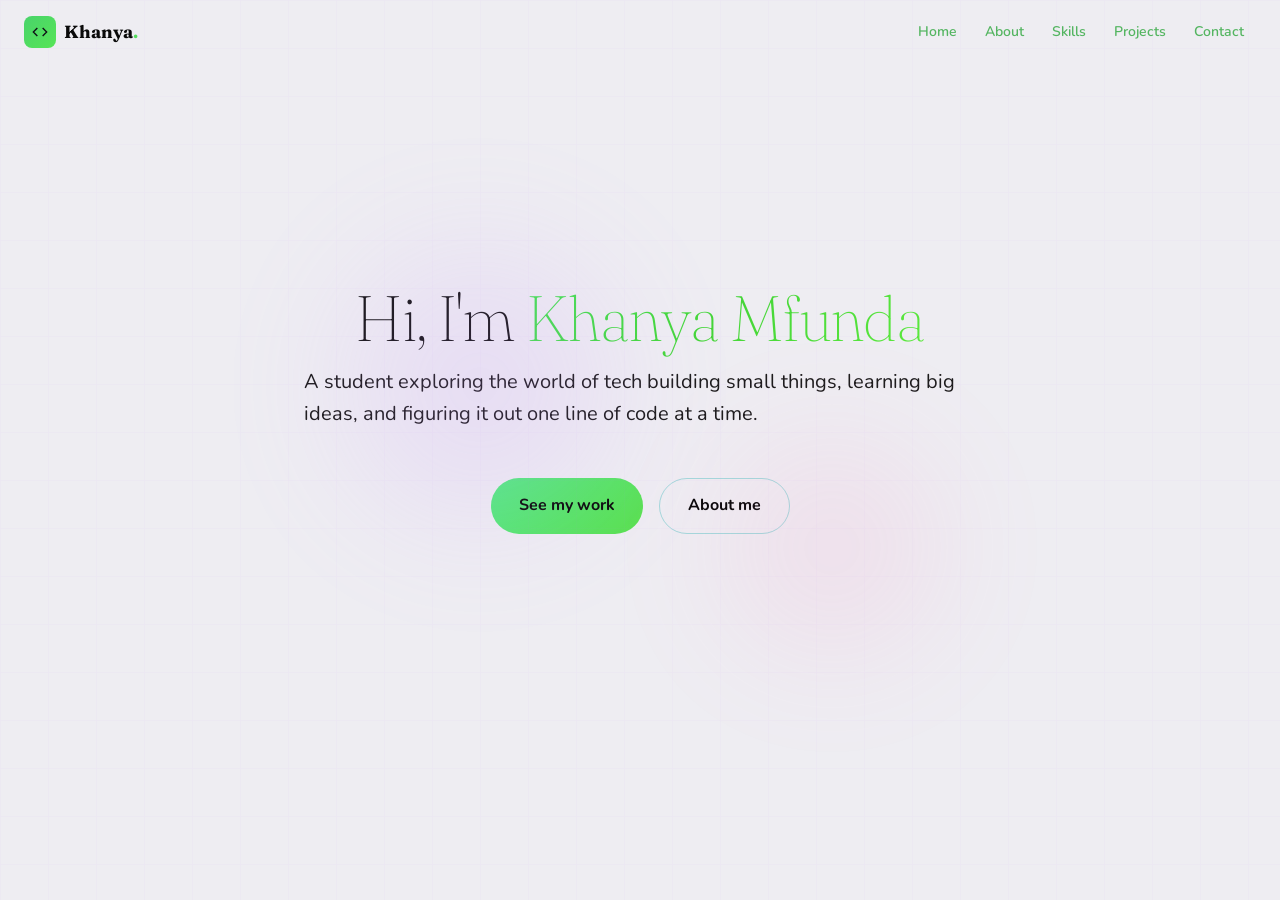
<file: index.html>
<!DOCTYPE html>
<html lang="en">
<head>
    <meta charset="UTF-8">
    <meta name="viewport" content="width=device-width, initial-scale=1.0">
    <title>Khanya Mfunda - Portfolio</title>
    <link rel="stylesheet" href="portfoliostyle.css">
    <link rel="preconnect" href="https://fonts.googleapis.com">
    <link rel="preconnect" href="https://fonts.gstatic.com" crossorigin>
    <link href="https://fonts.googleapis.com/css2?family=Fraunces:wght@700;900&family=Nunito:wght@400;600;700;800&family=DM+Mono:wght@400;700&display=swap" rel="stylesheet">
</head>
<body>
    <!-- Navigation -->
    <header class="navbar"  style="position: fixed; top: 0; left: 0; right: 0; z-index: 9999;">
        <nav class="nav-container">
            <a href="#" class="logo">
                <div class="logo-icon">
                    <svg width="16" height="16" viewBox="0 0 24 24" fill="none" stroke="currentColor" stroke-width="2">
                        <polyline points="16 18 22 12 16 6"></polyline>
                        <polyline points="8 6 2 12 8 18"></polyline>
                    </svg>
                </div>
                <span class="logo-text">Khanya<span class="logo-dot">.</span></span>
            </a>
            <div class="nav-links">
                <a href="index.html">Home</a>
                <a href="about.html">About</a>
                <a href="skills.html">Skills</a>
                <a href="projects.html">Projects</a>
                <a href="contact.html">Contact</a>
            </div>
        </nav>
    </header>

        <!-- Hero Section -->
        <section class="hero-section">
            <div class="bg-grid"></div>
            <div class="glow-blob glow-blob-1"></div>
            <div class="glow-blob glow-blob-2"></div>

            <div class="hero-content">
               
                </div>
                <h1 class="hero-title">
                    Hi, I'm <span class="gradient-text">Khanya Mfunda</span>
                </h1>
                <p class="hero-subtitle">
                    A student exploring the world of tech building small things, learning big ideas, and figuring it out one line of code at a time.
                </p>
                <div class="hero-ctas">
                    <a href="projects.html" class="btn-gradient">See my work</a>
                    <a href="about.html" class="btn-outline">About me</a>
                </div>    
            </div>
        </section>

        <div class="divider divider-purple"></div>
      </body>
</file>
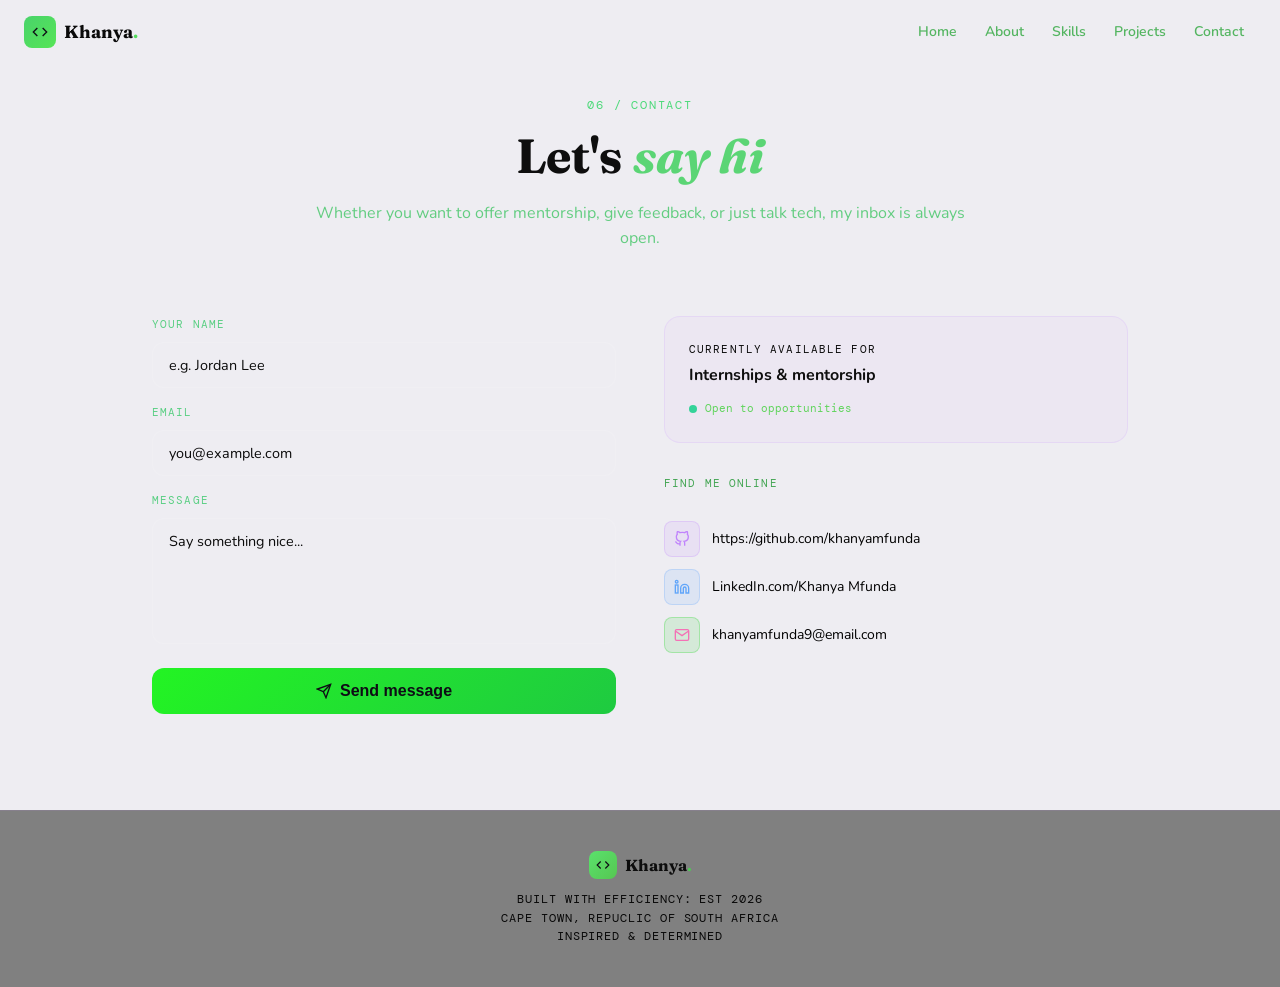
<file: contact.html>
<!DOCTYPE html>
<html lang="en">
<head>
  <meta charset="UTF-8">
  <meta name="viewport" content="width=device-width, initial-scale=1.0">
  <title>Contact</title>
  <link rel="stylesheet" href="portfoliostyle.css">
    <link rel="preconnect" href="https://fonts.googleapis.com">
    <link rel="preconnect" href="https://fonts.gstatic.com" crossorigin>
    <link href="https://fonts.googleapis.com/css2?family=Fraunces:wght@700;900&family=Nunito:wght@400;600;700;800&family=DM+Mono:wght@400;700&display=swap" rel="stylesheet">
</head>
<body>
    <!-- Navigation -->
    <header class="navbar"  style="position: fixed; top: 0; left: 0; right: 0; z-index: 9999;">
        <nav class="nav-container">
            <a href="#" class="logo">
                <div class="logo-icon">
                    <svg width="16" height="16" viewBox="0 0 24 24" fill="none" stroke="currentColor" stroke-width="2">
                        <polyline points="16 18 22 12 16 6"></polyline>
                        <polyline points="8 6 2 12 8 18"></polyline>
                    </svg>
                </div>
                <span class="logo-text">Khanya<span class="logo-dot">.</span></span>
            </a>
            <div class="nav-links">
                <a href="index.html">Home</a>
                <a href="about.html">About</a>
                <a href="skills.html">Skills</a>
                <a href="projects.html">Projects</a>
                <a href="contact.html">Contact</a>
            </div>
        </nav>
    </header>

  <!-- Contact Section -->
        <section id="contact" class="contact-section">
            <div class="section-header">
                <p class="section-label">06 / CONTACT</p>
                <h2 class="section-title">Let's <span class="italic-pink">say hi</span></h2>
                <p class="section-description">Whether you want to offer mentorship, give feedback, or just talk tech, my inbox is always open.</p>
            </div>

            <div class="contact-container">
                <form class="contact-form">
                    <div class="form-group">
                        <label>YOUR NAME</label>
                        <input type="text" placeholder="e.g. Jordan Lee" required>
                    </div>
                    <div class="form-group">
                        <label>EMAIL</label>
                        <input type="email" placeholder="you@example.com" required>
                    </div>
                    <div class="form-group">
                        <label>MESSAGE</label>
                        <textarea rows="5" placeholder="Say something nice..." required></textarea>
                    </div>
                    <button type="submit" class="btn-submit">
                        <svg width="16" height="16" viewBox="0 0 24 24" fill="none" stroke="currentColor" stroke-width="2">
                            <line x1="22" y1="2" x2="11" y2="13"></line>
                            <polygon points="22 2 15 22 11 13 2 9 22 2"></polygon>
                        </svg>
                        Send message
                    </button>
                </form>

                <div class="contact-info">
                    <div class="contact-box">
                        <p class="contact-box-label">CURRENTLY AVAILABLE FOR</p>
                        <p class="contact-box-text">Internships & mentorship</p>
                        <div class="status-indicator">
                            <div class="status-dot"></div>
                            <span>Open to opportunities</span>
                        </div>
                    </div>

                    <div class="social-links">
                        <p class="social-label">FIND ME ONLINE</p>
                        <a href="https://github.com/khanyamfunda" class="social-link">
                            <div class="social-icon" style="background: #c084fc20; border: 1px solid #c084fc40;">
                                <svg width="16" height="16" viewBox="0 0 24 24" fill="none" stroke="#c084fc" stroke-width="2">
                                    <path d="M9 19c-5 1.5-5-2.5-7-3m14 6v-3.87a3.37 3.37 0 0 0-.94-2.61c3.14-.35 6.44-1.54 6.44-7A5.44 5.44 0 0 0 20 4.77 5.07 5.07 0 0 0 19.91 1S18.73.65 16 2.48a13.38 13.38 0 0 0-7 0C6.27.65 5.09 1 5.09 1A5.07 5.07 0 0 0 5 4.77a5.44 5.44 0 0 0-1.5 3.78c0 5.42 3.3 6.61 6.44 7A3.37 3.37 0 0 0 9 18.13V22"></path>
                                </svg>
                            </div>
                            <span>https://github.com/khanyamfunda</span>
                        </a>
                        <a href="https://www.linkedin.com/in/khanya-mfunda-1887bb413" class="social-link">
                            <div class="social-icon" style="background: #60a5fa20; border: 1px solid #60a5fa40;">
                                <svg width="16" height="16" viewBox="0 0 24 24" fill="none" stroke="#60a5fa" stroke-width="2">
                                    <path d="M16 8a6 6 0 0 1 6 6v7h-4v-7a2 2 0 0 0-2-2 2 2 0 0 0-2 2v7h-4v-7a6 6 0 0 1 6-6z"></path>
                                    <rect x="2" y="9" width="4" height="12"></rect>
                                    <circle cx="4" cy="4" r="2"></circle>
                                </svg>
                            </div>
                            <span>LinkedIn.com/Khanya Mfunda</span>
                        </a>
                        
                        </a>
                        <a href="khanyamfunda9@gmail.com" class="social-link">
                            <div class="social-icon" style="background: #22cf2720; border: 1px solid #10d21040;">
                                <svg width="16" height="16" viewBox="0 0 24 24" fill="none" stroke="#f472b6" stroke-width="2">
                                    <path d="M4 4h16c1.1 0 2 .9 2 2v12c0 1.1-.9 2-2 2H4c-1.1 0-2-.9-2-2V6c0-1.1.9-2 2-2z"></path>
                                    <polyline points="22,6 12,13 2,6"></polyline>
                                </svg>
                            </div>
                            <span>khanyamfunda9@email.com</span>
                        </a>
                    </div>
                </div>
            </div>
        </section>
    </main>

    <!-- Footer -->
    <footer class="footer">
        <div class="footer-logo">
            <div class="footer-icon">
                <svg width="14" height="14" viewBox="0 0 24 24" fill="none" stroke="currentColor" stroke-width="2">
                    <polyline points="16 18 22 12 16 6"></polyline>
                    <polyline points="8 6 2 12 8 18"></polyline>
                </svg>
            </div>
            <span class="footer-text">Khanya<span class="footer-dot">.</span></span>
        </div>
        <p class="footer-credit">
            BUILT WITH EFFICIENCY: EST 2026
        </p>
        <p class="footer-credit">
            CAPE TOWN, REPUCLIC OF SOUTH AFRICA
        </p>
        <p class="footer-credit">
            INSPIRED & DETERMINED 
        </p>
    </footer>
</body>
</html>
</body>
</html>
</file>
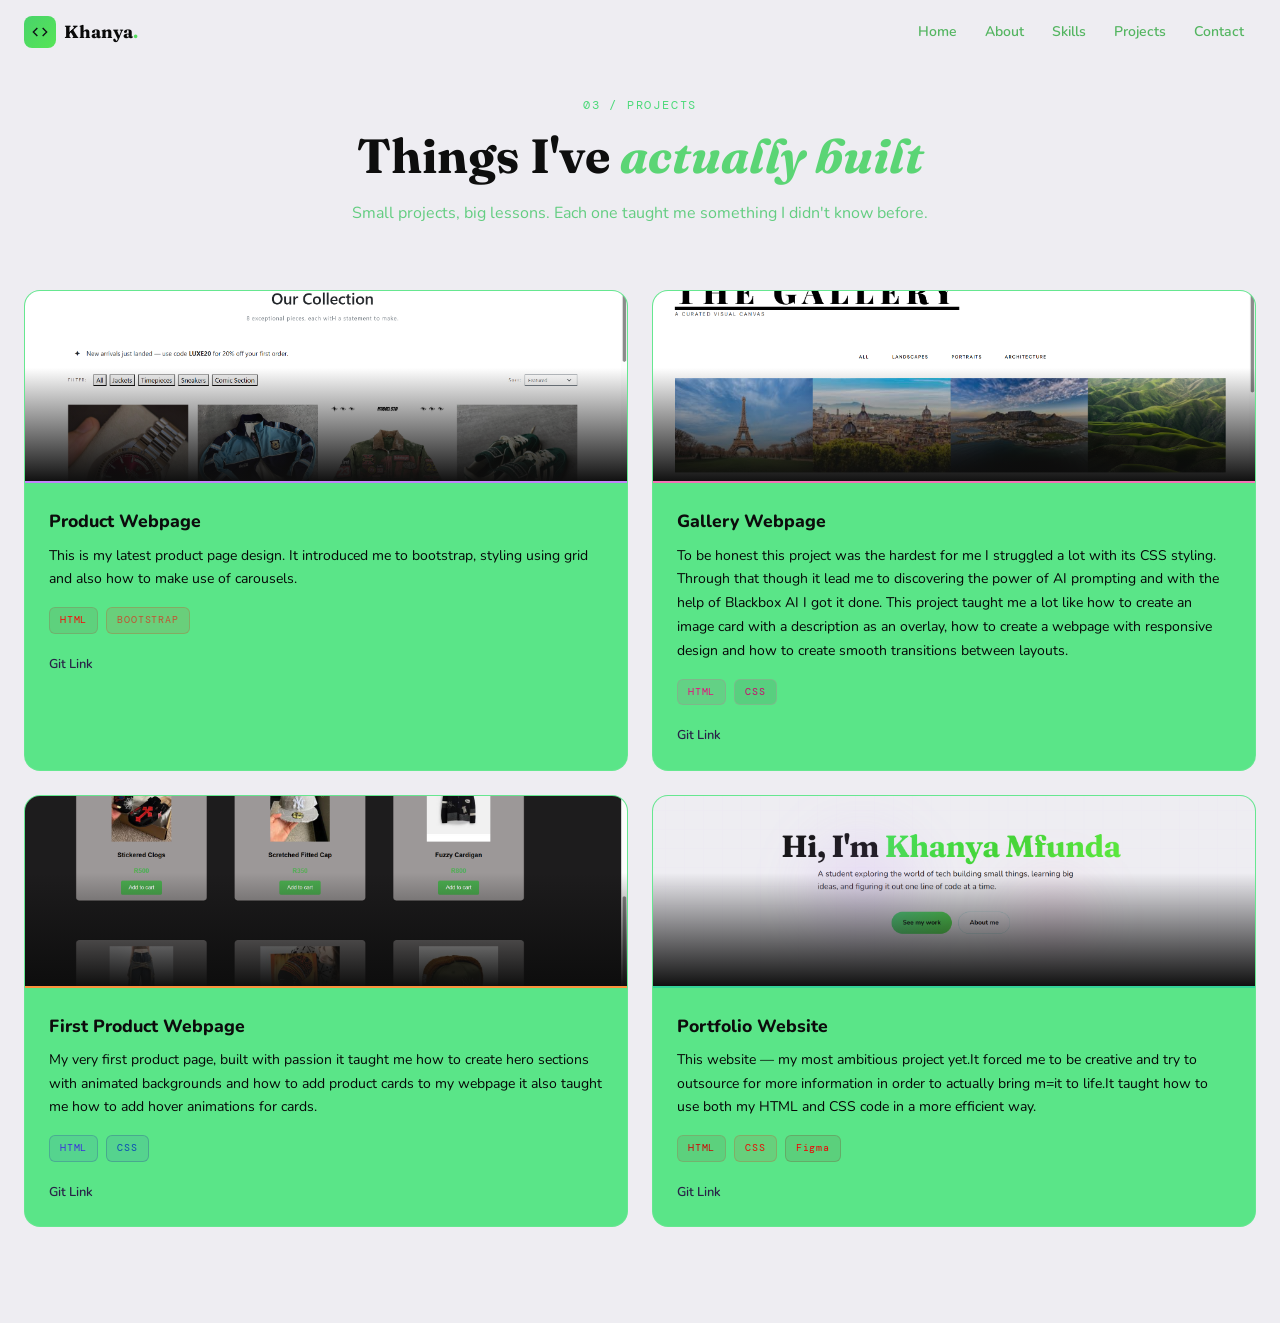
<file: projects.html>
<!DOCTYPE html>
<html lang="en">
<head>
  <meta charset="UTF-8">
  <meta name="viewport" content="width=device-width, initial-scale=1.0">
  <title>Projects</title>
  <link rel="stylesheet" href="portfoliostyle.css">
    <link rel="preconnect" href="https://fonts.googleapis.com">
    <link rel="preconnect" href="https://fonts.gstatic.com" crossorigin>
    <link href="https://fonts.googleapis.com/css2?family=Fraunces:wght@700;900&family=Nunito:wght@400;600;700;800&family=DM+Mono:wght@400;700&display=swap" rel="stylesheet">
</head>
<body>
    <!-- Navigation -->
    <header class="navbar"  style="position: fixed; top: 0; left: 0; right: 0; z-index: 9999;">
        <nav class="nav-container">
            <a href="#" class="logo">
                <div class="logo-icon">
                    <svg width="16" height="16" viewBox="0 0 24 24" fill="none" stroke="currentColor" stroke-width="2">
                        <polyline points="16 18 22 12 16 6"></polyline>
                        <polyline points="8 6 2 12 8 18"></polyline>
                    </svg>
                </div>
                <span class="logo-text">Khanya<span class="logo-dot">.</span></span>
            </a>
            <div class="nav-links">
                <a href="index.html">Home</a>
                <a href="about.html">About</a>
                <a href="skills.html">Skills</a>
                <a href="projects.html">Projects</a>
                <a href="contact.html">Contact</a>
            </div>
        </nav>
    </header>

   <!-- Projects Section -->
        <section id="projects" class="projects-section">
            <div class="section-header">
                <p class="section-label">03 / PROJECTS</p>
                <h2 class="section-title">Things I've <span class="italic-pink">actually built</span></h2>
                <p class="section-description">Small projects, big lessons. Each one taught me something I didn't know before.</p>
            </div>

            <div class="projects-grid">
                <div class="project-card">
                    <div class="project-image">
                        <img src="images\Screenshot 2026-06-08 100501.png" alt="Weather App">
                        <div class="project-overlay"></div>
                        <div class="project-accent" style="background: #c084fc;"></div>
                    </div>
                    <div class="project-content">
                        <h3 class="project-title">Product Webpage</h3>
                        <p class="project-description">This is my latest product page design. It introduced me to bootstrap, styling using grid and also how to make use of carousels.</p>
                        <div class="project-tags">
                            <span class="tag" style="color: #f90707; background: #89191918; border-color: #b4343433;">HTML</span>
                            <span class="tag" style="color: #f20e0aa2; background: #f9040418; border-color: #f01b0733;">BOOTSTRAP</span>
                        </div>
                        <div class="project-links">
                            <a href="https://github.com/khanyamfunda/bootstrap-store2.git" class="project-link">Git Link</a>
                        </div>
                    </div>
                </div>

                <div class="project-card">
                    <div class="project-image">
                        <img src="images\Screenshot 2026-06-08 095805.png" alt="Personal To-Do List">
                        <div class="project-overlay"></div>
                        <div class="project-accent" style="background: #f472b6;"></div>
                    </div>
                    <div class="project-content">
                        <h3 class="project-title">Gallery Webpage</h3>
                        <p class="project-description">To be honest this project was the hardest for me I struggled a lot with its CSS styling. Through that though it lead me to discovering the power of AI prompting and with the help of Blackbox AI I got it done. This project taught me a lot like how to create an image card with a description as an overlay, how to create a webpage with responsive design  and how to create smooth transitions between layouts.</p>
                        <div class="project-tags">
                            <span class="tag" style="color: #e70d7e; background: #be1c6f18; border-color: #ec4b9e33;">HTML</span>
                            <span class="tag" style="color: #cb086d; background: #51092e18; border-color: #f472b633;">CSS</span>
                        </div>
                        <div class="project-links">
                            <a href="https://github.com/khanyamfunda/The-Gallery-HTML.git" class="project-link">Git Link</a>
                        </div>
                    </div>
                </div>

                <div class="project-card">
                    <div class="project-image">
                        <img src="images\Screenshot 2026-06-08 100005.png" alt="Python Number Guessing Game">
                        <div class="project-overlay"></div>
                        <div class="project-accent" style="background: #fb923c;"></div>
                    </div>
                    <div class="project-content">
                        <h3 class="project-title">First Product Webpage</h3>
                        <p class="project-description">My very first product page, built with passion it taught me how to create hero sections with animated backgrounds and how to add product cards to my webpage it also taught me how to add hover animations for cards.</p>
                        <div class="project-tags">
                            <span class="tag" style="color: #3d2edf; background: #3038cc18; border-color: #1f10a533;">HTML</span>
                            <span class="tag" style="color: #0b4cb4; background: #2d2ac718; border-color: #17048f33;">CSS</span>
                        </div>
                        <div class="project-links">
                            <a href="https://github.com/khanyamfunda/Avant-Garde-Product-Page.git" class="project-link">Git Link</a>
                        </div>
                    </div>
                </div>

                <div class="project-card">
                    <div class="project-image">
                        <img src="images\Screenshot 2026-06-11 100238.png" alt="Portfolio Website">
                        <div class="project-overlay"></div>
                        <div class="project-accent" style="background: #34d399;"></div>
                    </div>
                    <div class="project-content">
                        <h3 class="project-title">Portfolio Website </h3>
                        <p class="project-description">This website — my most ambitious project yet.It forced me to be creative and try to outsource for more information in order to actually bring m=it to life.It taught how to use both my HTML and CSS code in a more efficient way.</p>
                        <div class="project-tags">
                            <span class="tag" style="color: #ce0606; background: #77191818; border-color: #d3343433;">HTML</span>
                            <span class="tag" style="color: #e60d05; background: #e80f0f18; border-color: #ea1e1033;">CSS</span>
                            <span class="tag" style="color: #ef0505; background: #6c131418; border-color: #87171733;">Figma</span>
                        </div>
                        <div class="project-links">
                            <a href="https://github.com/khanyamfunda/Portfolio.git" class="project-link">Git Link</a>
                        </div>
                    </div>
                </div>
            </div>
        </section>
</body>
</html>
</file>
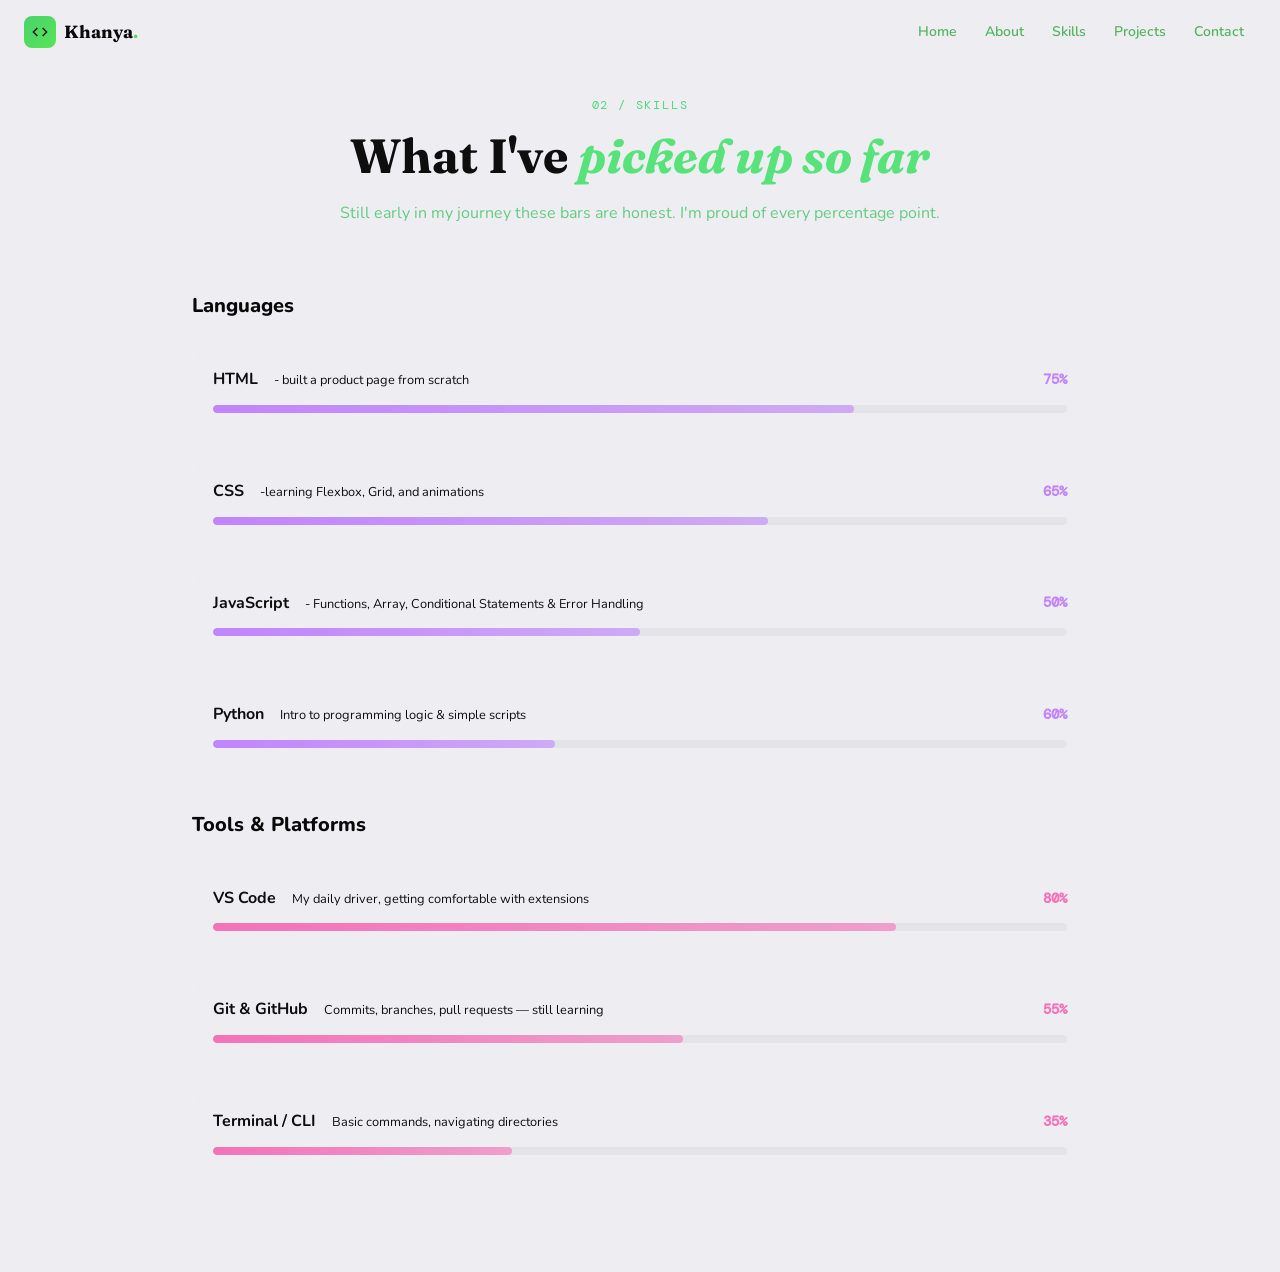
<file: skills.html>
<!DOCTYPE html>
<html lang="en">
<head>
  <meta charset="UTF-8">
  <meta name="viewport" content="width=device-width, initial-scale=1.0">
  <title>Skills</title>
  <link rel="stylesheet" href="portfoliostyle.css">
    <link rel="preconnect" href="https://fonts.googleapis.com">
    <link rel="preconnect" href="https://fonts.gstatic.com" crossorigin>
    <link href="https://fonts.googleapis.com/css2?family=Fraunces:wght@700;900&family=Nunito:wght@400;600;700;800&family=DM+Mono:wght@400;700&display=swap" rel="stylesheet">
</head>
<body>
    <!-- Navigation -->
    <header class="navbar"  style="position: fixed; top: 0; left: 0; right: 0; z-index: 9999;">
        <nav class="nav-container">
            <a href="#" class="logo">
                <div class="logo-icon">
                    <svg width="16" height="16" viewBox="0 0 24 24" fill="none" stroke="currentColor" stroke-width="2">
                        <polyline points="16 18 22 12 16 6"></polyline>
                        <polyline points="8 6 2 12 8 18"></polyline>
                    </svg>
                </div>
                <span class="logo-text">Khanya<span class="logo-dot">.</span></span>
            </a>
            <div class="nav-links">
                <a href="index.html">Home</a>
                <a href="about.html">About</a>
                <a href="skills.html">Skills</a>
                <a href="projects.html">Projects</a>
                <a href="contact.html">Contact</a>
            </div>
        </nav>
    </header>

  <!-- Skills Section -->
        <section id="skills" class="skills-section">
            <div class="section-header">
                <p class="section-label">02 / SKILLS</p>
                <h2 class="section-title">What I've <span class="italic-purple">picked up so far</span></h2>
                <p class="section-description">Still early in my journey these bars are honest. I'm proud of every percentage point.</p>
            </div>

            <div class="skills-content">
                <h3 class="skills-category">Languages</h3>
                <div class="skills-list">
                    <div class="skill-item">
                        <div class="skill-header">
                            <div>
                                <span class="skill-name">HTML</span>
                                <span class="skill-note"> - built a product page from scratch</span>
                            </div>
                            <span class="skill-percent" style="color: #c084fc;">75%</span>
                            
                        </div>
                        <div class="skill-bar">
                            <div class="skill-fill" style="width: 75%; background: linear-gradient(90deg, #c084fc, #c084fc99);"></div>
                        </div>
                    </div>
                    <div class="skill-item">
                        <div class="skill-header">
                            <div>
                                <span class="skill-name">CSS</span>
                                <span class="skill-note"> -learning Flexbox, Grid, and animations</span>
                            </div>
                            <span class="skill-percent" style="color: #c084fc;">65%</span>
                        </div>
                        <div class="skill-bar">
                            <div class="skill-fill" style="width: 65%; background: linear-gradient(90deg, #c084fc, #c084fc99);"></div>
                        </div>
                    </div>
                    <div class="skill-item">
                        <div class="skill-header">
                            <div>
                                <span class="skill-name">JavaScript</span>
                                <span class="skill-note">- Functions, Array, Conditional Statements & Error Handling</span>
                            </div>
                            <span class="skill-percent" style="color: #c084fc;">50%</span>
                        </div>
                        <div class="skill-bar">
                            <div class="skill-fill" style="width: 50%; background: linear-gradient(90deg, #c084fc, #c084fc99);"></div>
                        </div>
                    </div>
                    <div class="skill-item">
                        <div class="skill-header">
                            <div>
                                <span class="skill-name">Python</span>
                                <span class="skill-note">Intro to programming logic & simple scripts</span>
                            </div>
                            <span class="skill-percent" style="color: #c084fc;">60%</span>
                        </div>
                        <div class="skill-bar">
                            <div class="skill-fill" style="width: 40%; background: linear-gradient(90deg, #c084fc, #c084fc99);"></div>
                        </div>
                    </div>
                </div>

                <h3 class="skills-category">Tools & Platforms</h3>
                <div class="skills-list">
                    <div class="skill-item">
                        <div class="skill-header">
                            <div>
                                <span class="skill-name">VS Code</span>
                                <span class="skill-note">My daily driver, getting comfortable with extensions</span>
                            </div>
                            <span class="skill-percent" style="color: #f472b6;">80%</span>
                        </div>
                        <div class="skill-bar">
                            <div class="skill-fill" style="width: 80%; background: linear-gradient(90deg, #f472b6, #f472b699);"></div>
                        </div>
                    </div>
                    <div class="skill-item">
                        <div class="skill-header">
                            <div>
                                <span class="skill-name">Git & GitHub</span>
                                <span class="skill-note">Commits, branches, pull requests — still learning</span>
                            </div>
                            <span class="skill-percent" style="color: #f472b6;">55%</span>
                        </div>
                        <div class="skill-bar">
                            <div class="skill-fill" style="width: 55%; background: linear-gradient(90deg, #f472b6, #f472b699);"></div>
                        </div>
                    </div>
                    <div class="skill-item">
                        <div class="skill-header">
                            <div>
                                <span class="skill-name">Terminal / CLI</span>
                                <span class="skill-note">Basic commands, navigating directories</span>
                            </div>
                            <span class="skill-percent" style="color: #f472b6;">35%</span>
                        </div>
                        <div class="skill-bar">
                            <div class="skill-fill" style="width: 35%; background: linear-gradient(90deg, #f472b6, #f472b699);"></div>
                        </div>
                    </div>
                </div> 
            </div>
        </section>

        
</body>
</html>
</file>
<file: portfoliostyle.css>
/* Reset and Base Styles */
* {
    margin: 0;
    padding: 0;
    box-sizing: border-box;
}

html {
    scroll-behavior: smooth;
    font-size: 16px;
}

body {
    background: #eeedf2;
    color: #151415;
    font-family: 'Nunito', system-ui, sans-serif;
    line-height: 1.6;
    overflow-x: hidden;
}

/* Navigation */
.navbar {
    position: fixed;
    top: 0;
    left: 0;
    right: 0;
    z-index: 9999;
    transition: all 0.3s ease;
}

.navbar.scrolled {
    background: rgba(14, 12, 21, 0.92);
    backdrop-filter: blur(12px);
    border-bottom: 1px solid rgba(192, 132, 252, 0.1);
}

.nav-container {
    max-width: 1280px;
    margin: 0 auto;
    padding: 0 1.5rem;
    height: 4rem;
    display: flex;
    align-items: center;
    justify-content: space-between;
}

.logo {
    display: flex;
    align-items: center;
    gap: 0.5rem;
    text-decoration: none;
    color: inherit;
}

.logo-icon {
    width: 2rem;
    height: 2rem;
    border-radius: 0.5rem;
    background: linear-gradient(135deg, #49d36b, #56e556);
    display: flex;
    align-items: center;
    justify-content: center;
    color: #0e0c15;
}

.logo-text {
    font-family: 'Fraunces', Georgia, serif;
    font-weight: 700;
    font-size: 1.1rem;
    color: #0a0a0a;
}

.logo-dot {
    color: #53dc5d;
}

.nav-links {
    display: flex;
    align-items: center;
    gap: 0.25rem;
}

.nav-links a {
    padding: 0.375rem 0.75rem;
    border-radius: 0.5rem;
    color: #54b561;
    text-decoration: none;
    font-size: 0.875rem;
    font-weight: 600;
    transition: all 0.2s ease;
}

.nav-links a:hover {
    color: #0c0c0c;
    background: rgba(255, 255, 255, 0.05);
}

.btn-primary {
    display: inline-flex;
    align-items: center;
    padding: 0.5rem 1rem;
    border-radius: 9999px;
    background: linear-gradient(135deg, #21d824, #34d12e);
    color: #0e0c15;
    font-weight: 700;
    font-size: 0.85rem;
    text-decoration: none;
    transition: opacity 0.2s ease;
}

.btn-primary:hover {
    opacity: 0.85;
}

/* Hide nav links on mobile */
@media (max-width: 768px) {
    .nav-links,
    .btn-primary {
        display: sticky;
    }
}

/* Hero Section */
.hero-section {
    position: relative;
    min-height: 100vh;
    display: flex;
    flex-direction: column;
    align-items: center;
    justify-content: center;
    padding: 6rem 1.5rem;
    overflow: hidden;
    padding-top: 80px;
}

.bg-grid {
    position: absolute;
    inset: 0;
    opacity: 0.1;
    background-image: 
        linear-gradient(rgba(192, 132, 252, 0.3) 1px, transparent 1px),
        linear-gradient(90deg, rgba(192, 132, 252, 0.3) 1px, transparent 1px);
    background-size: 48px 48px;
}

.glow-blob {
    position: absolute;
    border-radius: 50%;
    filter: blur(60px);
}

.glow-blob-1 {
    top: 25%;
    left: 25%;
    width: 20rem;
    height: 20rem;
    background: radial-gradient(circle, #c084fc, transparent);
    opacity: 0.2;
}

.glow-blob-2 {
    bottom: 25%;
    right: 25%;
    width: 16rem;
    height: 16rem;
    background: radial-gradient(circle, #f472b6, transparent);
    opacity: 0.15;
}

.hero-content {
    position: relative;
    z-index: 10;
    max-width: 64rem;
    text-align: center;
}

.hero-badge {
    display: inline-flex;
    align-items: center;
    gap: 0.5rem;
    padding: 0.5rem 1rem;
    border-radius: 9999px;
    border: 1px solid rgba(192, 132, 252, 0.3);
    background: rgba(113, 108, 119, 0.1);
    margin-bottom: 2rem;
    color: #119677;
}

.hero-badge span {
    font-family: 'DM Mono', monospace;
    font-size: 0.75rem;
    letter-spacing: 0.1em;
}

.hero-title {
    font-family: 'Fraunces', Georgia, serif;
    font-size: clamp(1rem, 5vw, 7rem);
    font-weight: 90;
    letter-spacing: -0.02em;
    line-height: 1;
    margin-bottom: 1rem;
    color: #151515;
}

.gradient-text {
    background: linear-gradient(135deg, #43e353 0%, #45d538 50%, #5dea3e 100%);
    -webkit-background-clip: text;
    -webkit-text-fill-color: transparent;
    background-clip: text;
}

.hero-subtitle {
    font-size: clamp(1rem, 2.5vw, 1.25rem);
    color: #1c1b1c;
    max-width: 42rem;
    margin: 0 auto 3rem;
    line-height: 1.6;
}

.hero-ctas {
    display: flex;
    flex-wrap: wrap;
    gap: 1rem;
    justify-content: center;
    margin-bottom: 4rem;
}

.btn-gradient {
    display: inline-flex;
    align-items: center;
    gap: 0.5rem;
    padding: 0.875rem 1.75rem;
    border-radius: 9999px;
    background: linear-gradient(135deg, #55eb85, #5ae04e);
    color: #0c0c0c;
    font-weight: 700;
    text-decoration: none;
    transition: transform 0.2s ease;
}

.btn-gradient:hover {
    transform: scale(1.05);
}

.btn-outline {
    display: inline-flex;
    align-items: center;
    gap: 0.5rem;
    padding: 0.875rem 1.75rem;
    border-radius: 9999px;
    border: 1px solid rgba(52, 182, 182, 0.4);
    color: #070708;
    font-weight: 700;
    text-decoration: none;
    transition: all 0.2s ease;
}

.btn-outline:hover {
    background: rgba(113, 239, 182, 0.1);
    border-color: rgba(132, 224, 99, 0.7);
}

.scroll-indicator {
    position: absolute;
    bottom: 2rem;
    left: 50%;
    transform: translateX(-50%);
    display: flex;
    flex-direction: column;
    align-items: center;
    gap: 0.5rem;
    color: #9d94c4;
}

.scroll-indicator span {
    font-family: 'DM Mono', monospace;
    font-size: 0.7rem;
    letter-spacing: 0.15em;
}

.scroll-indicator svg {
    color: #c084fc;
    animation: bounce 1.6s infinite;
}

@keyframes bounce {
    0%, 100% { transform: translateY(0); }
    50% { transform: translateY(6px); }
}


/* Section Common Styles */
section {
    padding: 6rem 1.5rem;
}

.section-label {
    font-family: 'DM Mono', monospace;
    font-size: 0.75rem;
    letter-spacing: 0.15em;
    color: #4dd97a;
    margin-bottom: 0.75rem;
}

.section-title {
    font-family: 'Fraunces', Georgia, serif;
    font-size: clamp(2rem, 5vw, 3rem);
    font-weight: 700;
    line-height: 1.2;
    color: #0e0e0e;
    margin-bottom: 1rem;
}

.section-header {
    text-align: center;
    margin-bottom: 4rem;
}

.section-description {
    color: #63cd81;
    max-width: 42rem;
    margin: 1rem auto 0;
}

.italic-purple {
    font-style: italic;
    color: #57e27a;
}

.italic-pink {
    font-style: italic;
    color: #5bd575;
}

.italic-green {
    font-style: italic;
    color: #34d399;
}

.italic-blue {
    font-style: italic;
    color: #b62d0ac8;
}

/* About Section */
.about-container {
    max-width: 1280px;
    margin: 0 auto;
    display: grid;
    grid-template-columns: 1fr;
    gap: 4rem;
    align-items: center;
}

@media (min-width: 768px) {
    .about-container {
        grid-template-columns: 1fr 1fr;
    }
}

.about-image {
    position: relative;
    aspect-ratio: 4/5;
    border-radius: 1rem;
    overflow: hidden;
    border: 2px solid rgba(192, 132, 252, 0.3);
}

.about-image img {
    width: 100%;
    height: 100%;
    object-fit: cover;
}

.about-overlay {
    position: absolute;
    inset: 0;
    background: linear-gradient(to top, rgba(14, 12, 21, 0.8) 0%, transparent 60%);
}

.about-badge {
    position: absolute;
    bottom: -1.25rem;
    right: -1.25rem;
    padding: 0.75rem 1rem;
    border-radius: 0.75rem;
    background: linear-gradient(135deg, #58e78c, #3fd057);
    font-family: 'DM Mono', monospace;
    font-size: 0.7rem;
    color: #0e0c15;
    font-weight: 700;
}

.about-paragraphs {
    margin: 1.5rem 0;
    color: #0e0e0e;
    line-height: 1.8;
}

.about-paragraphs p {
    margin-bottom: 1rem;
}

.stats-grid {
    display: grid;
    grid-template-columns: repeat(3, 1fr);
    gap: 1rem;
    margin-top: 2.5rem;
}

.stat-card {
    text-align: center;
    padding: 1rem;
    border-radius: 0.75rem;
    background: rgba(192, 132, 252, 0.08);
    border: 1px solid rgba(192, 132, 252, 0.2);
}

.stat-number {
    font-family: 'Fraunces', Georgia, serif;
    font-size: 1.75rem;
    font-weight: 900;
    color: #121213;
}

.stat-label {
    font-family: 'DM Mono', monospace;
    font-size: 0.65rem;
    letter-spacing: 0.1em;
    color: #0d0d0e;
    margin-top: 0.125rem;
}

/* Skills Section */
.skills-section {
    max-width: 1280px;
    margin: 0 auto;
}

.skills-content {
    max-width: 56rem;
    margin: 0 auto;
}

.skills-category {
    font-family: 'Nunito', sans-serif;
    font-weight: 800;
    font-size: 1.25rem;
    color: #090909;
    margin: 2.5rem 0 1.5rem;
}

.skills-category:first-child {
    margin-top: 0;
}

.skills-list {
    display: flex;
    flex-direction: column;
    gap: 1.5rem;
}

.skill-item {
    padding: 1.25rem;
    border-radius: 0.75rem;
    background: rgba(255, 255, 255, 0.03);
    border: 1px solid rgba(255, 255, 255, 0.07);
}

.skill-header {
    display: flex;
    align-items: center;
    justify-content: space-between;
    margin-bottom: 0.75rem;
    gap: 1rem;
}

.skill-name {
    font-weight: 700;
    color: #0e0e0e;
}

.skill-note {
    font-size: 0.8rem;
    color: #100f10;
    margin-left: 0.75rem;
}

.skill-percent {
    font-family: 'DM Mono', monospace;
    font-size: 0.85rem;
    font-weight: 700;
    white-space: nowrap;
}

.skill-bar {
    height: 0.5rem;
    border-radius: 9999px;
    background: rgba(116, 110, 110, 0.08);
    overflow: hidden;
}

.skill-fill {
    height: 100%;
    border-radius: 9999px;
    transition: width 0.8s ease-out;
}

@media (max-width: 768px) {
    .skill-header {
        flex-direction: column;
        align-items: flex-start;
    }
    
    .skill-note {
        margin-left: 0;
        margin-top: 0.25rem;
    }
}

/* Projects Section */
.projects-section {
    max-width: 1280px;
    margin: 0 auto;
}

.projects-grid {
    display: grid;
    grid-template-columns: 1fr;
    gap: 1.5rem;
}

@media (min-width: 768px) {
    .projects-grid {
        grid-template-columns: repeat(2, 1fr);
    }
}

.project-card {
    border-radius: 1rem;
    overflow: hidden;
     background: #5ae588;
    border: 1px solid rgba(255, 255, 255, 0.07);
    transition: transform 0.3s ease;
}

.project-card:hover {
    transform: translateY(-4px);
}

.project-image {
    position: relative;
    height: 12rem;
    overflow: hidden;
}

.project-image img {
    width: 100%;
    height: 100%;
    object-fit: cover;
    transition: transform 0.5s ease;
}

.project-card:hover .project-image img {
    transform: scale(1.05);
}

.project-overlay {
    position: absolute;
    inset: 0;
    background: linear-gradient(to bottom, transparent 40%, #0d0d0d 100%);
}

.project-accent {
    position: absolute;
    bottom: 0;
    left: 0;
    right: 0;
    height: 2px;
}

.project-content {
    padding: 1.5rem;
}

.project-title {
    font-weight: 800;
    font-size: 1.1rem;
    color: #0c0c0c;
    margin-bottom: 0.5rem;
}

.project-description {
    font-size: 0.875rem;
    line-height: 1.7;
    color: #060606;
    margin-bottom: 1rem;
}

.project-tags {
    display: flex;
    flex-wrap: wrap;
    gap: 0.5rem;
    margin-bottom: 1.25rem;
}

.tag {
    padding: 0.25rem 0.625rem;
    border-radius: 0.375rem;
    font-family: 'DM Mono', monospace;
    font-size: 0.65rem;
    letter-spacing: 0.08em;
    border: 1px solid;
}

.project-links {
    display: flex;
    gap: 0.75rem;
}

.project-link {
    display: inline-flex;
    align-items: center;
    gap: 0.375rem;
    font-size: 0.8rem;
    font-weight: 600;
    color: #282247;
    text-decoration: none;
    transition: color 0.2s ease;
}

.project-link:hover {
    color: #f0ecff;
}


/* Contact Section */
.contact-section {
    max-width: 64rem;
    margin: 0 auto;
}

.contact-container {
    display: grid;
    grid-template-columns: 1fr;
    gap: 3rem;
}

@media (min-width: 768px) {
    .contact-container {
        grid-template-columns: 1fr 1fr;
    }
}

.contact-form {
    display: flex;
    flex-direction: column;
    gap: 1rem;
}

.form-group label {
    display: block;
    margin-bottom: 0.5rem;
    font-family: 'DM Mono', monospace;
    font-size: 0.7rem;
    letter-spacing: 0.1em;
    color: #5acf83;
}

.form-group input,
.form-group textarea {
    width: 100%;
    padding: 0.75rem 1rem;
    border-radius: 0.75rem;
    background: rgba(255, 255, 255, 0.04);
    border: 1px solid rgba(255, 255, 255, 0.1);
    color: #0f0f0f;
    font-family: 'Nunito', sans-serif;
    font-size: 0.9rem;
    outline: none;
    transition: border-color 0.2s ease;
}

.form-group input::placeholder,
.form-group textarea::placeholder {
    color: #0b0b0b;
}

.form-group input:focus,
.form-group textarea:focus {
    border-color: rgba(8, 8, 8, 0.4);
}

.form-group textarea {
    resize: none;
}

.btn-submit {
    width: 100%;
    padding: 0.875rem;
    border-radius: 0.75rem;
    border: none;
    background: linear-gradient(135deg, #23f423, #1fca41);
    color: #0e0c15;
    font-weight: 800;
    font-size: 1rem;
    display: flex;
    align-items: center;
    justify-content: center;
    gap: 0.5rem;
    cursor: pointer;
    transition: opacity 0.2s ease;
}

.btn-submit:hover {
    opacity: 0.9;
}

.btn-submit:active {
    transform: scale(0.95);
}

.contact-info {
    display: flex;
    flex-direction: column;
    gap: 2rem;
}

.contact-box {
    padding: 1.5rem;
    border-radius: 1rem;
    background: rgba(192, 132, 252, 0.06);
    border: 1px solid rgba(192, 132, 252, 0.15);
}

.contact-box-label {
    font-family: 'DM Mono', monospace;
    font-size: 0.7rem;
    letter-spacing: 0.1em;
    color: #0b0b0b;
    margin-bottom: 0.25rem;
}

.contact-box-text {
    font-weight: 700;
    color: #0f0f0f;
    margin-bottom: 0.75rem;
}

.status-indicator {
    display: flex;
    align-items: center;
    gap: 0.5rem;
}

.status-dot {
    width: 0.5rem;
    height: 0.5rem;
    border-radius: 50%;
    background: #34d399;
    animation: pulse 2s infinite;
}

@keyframes pulse {
    0%, 100% { opacity: 1; }
    50% { opacity: 0.5; }
}

.status-indicator span {
    font-family: 'DM Mono', monospace;
    font-size: 0.7rem;
    color: #60d45c;
}

.social-label {
    font-family: 'DM Mono', monospace;
    font-size: 0.7rem;
    letter-spacing: 0.1em;
    color: #43a553;
    margin-bottom: 1rem;
}

.social-links {
    display: flex;
    flex-direction: column;
    gap: 0.75rem;
}

.social-link {
    display: flex;
    align-items: center;
    gap: 0.75rem;
    text-decoration: none;
    color: #000000;
    font-size: 0.875rem;
    transition: color 0.2s ease;
}

.social-link:hover {
    color: #060606;
}

.social-icon {
    width: 2.25rem;
    height: 2.25rem;
    border-radius: 0.5rem;
    display: flex;
    align-items: center;
    justify-content: center;
    transition: transform 0.2s ease;
}

.social-link:hover .social-icon {
    transform: scale(1.1);
}

/* Footer */
.footer {
    padding: 2.5rem 1.5rem;
    text-align: center;
    border-top: 1px solid rgba(192, 132, 252, 0.1);
    background: grey;
}

.footer-logo {
    display: flex;
    align-items: center;
    justify-content: center;
    gap: 0.5rem;
    margin-bottom: 0.75rem;
}

.footer-icon {
    width: 1.75rem;
    height: 1.75rem;
    border-radius: 0.5rem;
    background: linear-gradient(135deg, #5ae16c, #56c752);
    display: flex;
    align-items: center;
    justify-content: center;
    color: #0e0c15;
}

.footer-text {
    font-family: 'Fraunces', Georgia, serif;
    font-weight: 700;
    font-size: 1rem;
    color: #0d0d0d;
}

.footer-dot {
    color: #4fc956;
}

.footer-credit {
    font-family: 'DM Mono', monospace;
    font-size: 0.72rem;
    letter-spacing: 0.08em;
    color: #080808;
    display: flex;
    align-items: center;
    justify-content: center;
    gap: 0.375rem;
}

.footer-credit svg {
    color: #090909;
    fill: #0a0a0a;
}

/* Responsive adjustments */
@media (max-width: 640px) {
    .hero-section {
        padding: 4rem 1rem;
    }
    
    section {
        padding: 4rem 1rem;
    }
    
    .timeline {
        padding-left: 3rem;
    }
    
    .timeline-dot {
        left: -2rem;
    }
}
</file>
